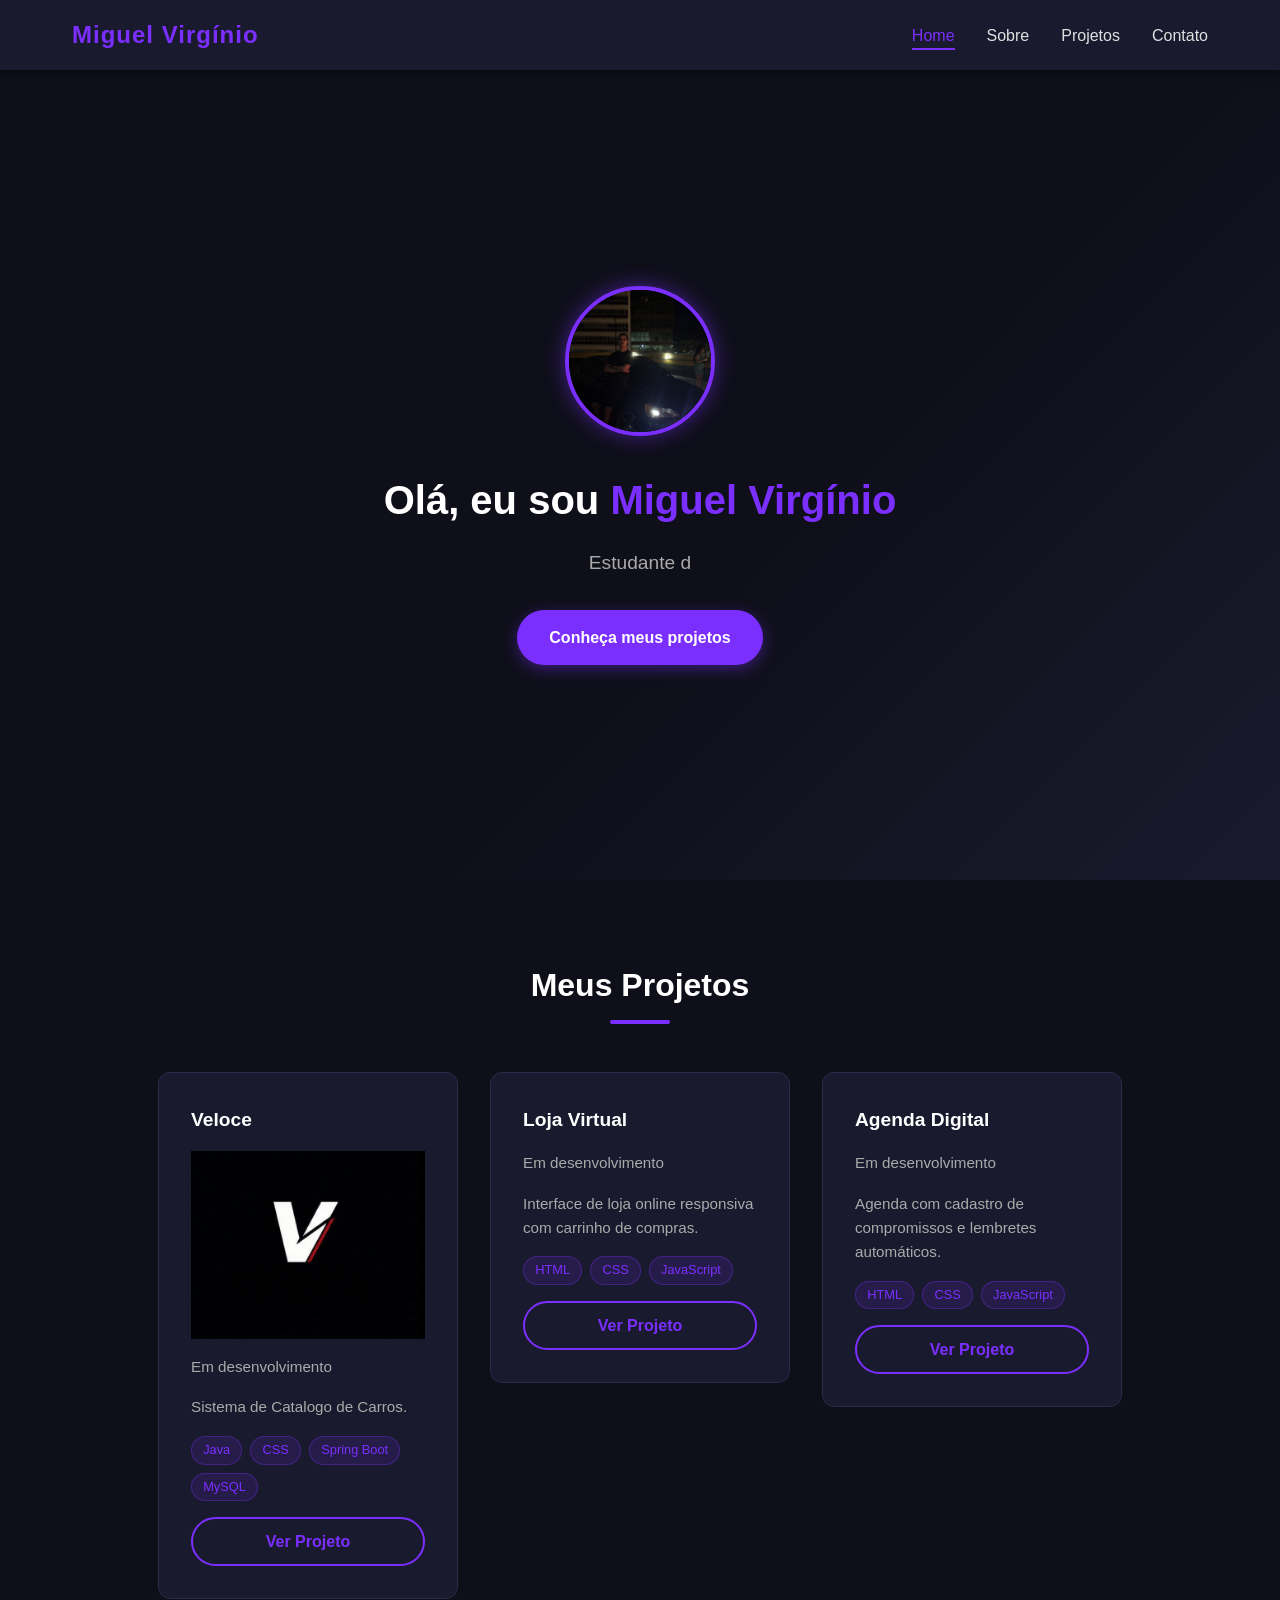
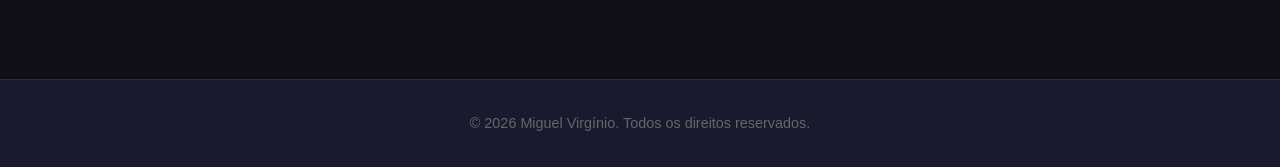
<file: index.html>
<!DOCTYPE html>
<html lang="pt-BR">

<head>
  <!-- ✅ SEO Básico -->
  <meta charset="UTF-8">
  <meta name="viewport" content="width=device-width, initial-scale=1.0">
  <meta name="description" content="Portfólio pessoal desenvolvido em HTML, CSS e JavaScript.">
  <meta name="keywords" content="Portfólio, HTML, CSS, JavaScript, Desenvolvedor">
  <meta name="author" content="Miguel Virgínio">

  <title>Miguel Virgínio | Portfólio</title>

  <!-- ✅ CSS externo -->
  <link rel="stylesheet" href="css/style.css">
  <link rel="stylesheet" href="css/responsive.css">
</head>

<body>

  <!-- ============================
       HEADER / MENU DE NAVEGAÇÃO
  ============================= -->
  <header class="header">
    <nav class="navbar">

      <!-- Logo / Nome -->
      <div class="logo">
        <a href="index.html">Miguel Virgínio</a>
      </div>

      <!-- Botão hamburguer (mobile) -->
      <button class="menu-toggle" id="menuToggle" aria-label="Abrir menu">
        &#9776;
      </button>

      <!-- Links de navegação -->
      <ul class="nav-links" id="navLinks">
        <li><a href="index.html" class="active">Home</a></li>
        <li><a href="sobre.html">Sobre</a></li>
        <li><a href="projetos.html">Projetos</a></li>
        <li><a href="contato.html">Contato</a></li>
      </ul>

    </nav>
  </header>

  <!-- ============================
       MAIN — CONTEÚDO PRINCIPAL
  ============================= -->
  <main>

    <!-- ✅ SEÇÃO HERO / BANNER -->
    <section class="hero" id="home">
      <div class="hero-content">

        <!-- Foto de perfil -->
        <img
          src="/img/20251115_184100.jpg"
          alt="Foto de Miguel Virgínio"
          class="foto-perfil"
        >

        <!-- Apresentação -->
        <h1>Olá, eu sou <span class="destaque">Miguel Virgínio</span></h1>
        <p class="subtitulo">Estudante de Engenharia de Software apaixonado por tecnologia</p>

        <!-- Botão CTA -->
        <a href="projetos.html" class="btn-principal">
          Conheça meus projetos
        </a>

      </div>
    </section>

    <!-- ✅ SEÇÃO PRÉVIA DE PROJETOS -->
    <section class="projetos-preview" id="projetos">
      <h2 class="titulo-secao">Meus Projetos</h2>

      <div class="cards-container">

        <!-- Card 1 -->
        <article class="card">
          <h3>Veloce</h3>
          <img src="/img/logo_veloce.png" alt="Imagem do projeto Veloce" class="card-imagem">
           <p>Em desenvolvimento</p>
          <p>Sistema de Catalogo de Carros.</p>
          <div class="tags">
            <span class="tag">Java</span>
            <span class="tag">CSS</span>
            <span class="tag">Spring Boot</span>
            <span class="tag">MySQL</span>
            
          </div>
          <a href="projetos.html" class="btn-card">Ver Projeto</a>
        </article>

        <!-- Card 2 -->
        <article class="card">
          <h3>Loja Virtual</h3>
          <p>Em desenvolvimento</p>
          <p>Interface de loja online responsiva com carrinho de compras.</p>
          <div class="tags">
            <span class="tag">HTML</span>
            <span class="tag">CSS</span>
            <span class="tag">JavaScript</span>
          </div>
          <a href="projetos.html" class="btn-card">Ver Projeto</a>
        </article>

        <!-- Card 3 -->
        <article class="card">
          <h3>Agenda Digital</h3>
          <p>Em desenvolvimento</p>
          <p>Agenda com cadastro de compromissos e lembretes automáticos.</p>
          <div class="tags">
            <span class="tag">HTML</span>
            <span class="tag">CSS</span>
            <span class="tag">JavaScript</span>
          </div>
          <a href="projetos.html" class="btn-card">Ver Projeto</a>
        </article>

      </div>
    </section>

  </main>

  <!-- ============================
       FOOTER / RODAPÉ
  ============================= -->
  <footer class="footer">
    <p>&copy; 2026 Miguel Virgínio. Todos os direitos reservados.</p>
  </footer>

  <!-- ✅ Botão voltar ao topo -->
  <button class="btn-topo" id="btnTopo" title="Voltar ao topo">&#8679;</button>

  <!-- ✅ JavaScript -->
  <script src="js/script.js"></script>

</body>
</html>
</file>
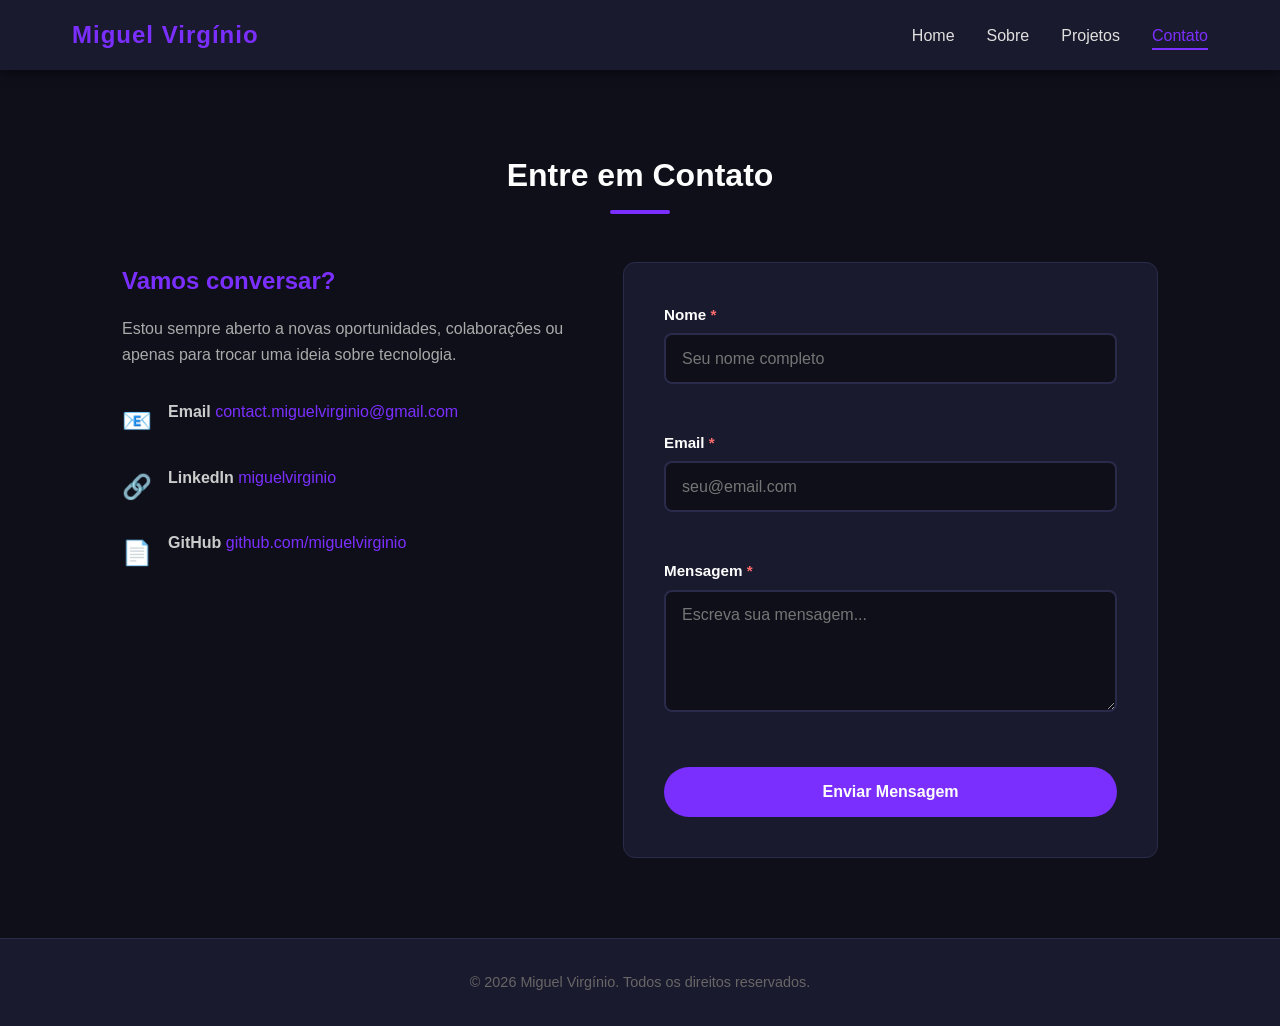
<file: contato.html>
<!DOCTYPE html>
<html lang="pt-BR">

<head>
  <meta charset="UTF-8">
  <meta name="viewport" content="width=device-width, initial-scale=1.0">
  <meta name="description" content="Entre em contato - Miguel Virgínio, Desenvolvedor Front-End.">
  <meta name="keywords" content="Contato, Email, Formulário, Desenvolvedor">
  <meta name="author" content="Miguel Virgínio">
  <title>Contato | Miguel Virgínio</title>
  <link rel="stylesheet" href="css/style.css">
  <link rel="stylesheet" href="css/responsive.css">
</head>

<body>

  <header class="header">
    <nav class="navbar">
      <div class="logo"><a href="index.html">Miguel Virgínio</a></div>
      <button class="menu-toggle" id="menuToggle" aria-label="Abrir menu">&#9776;</button>
      <ul class="nav-links" id="navLinks">
        <li><a href="index.html">Home</a></li>
        <li><a href="sobre.html">Sobre</a></li>
        <li><a href="projetos.html">Projetos</a></li>
        <li><a href="contato.html" class="active">Contato</a></li>
      </ul>
    </nav>
  </header>

  <main>

    <section class="contato" id="contato">
      <h2 class="titulo-secao">Entre em Contato</h2>

      <div class="contato-container">

        <!-- Info de contato -->
        <div class="contato-info">
          <h3>Vamos conversar?</h3>
          <p>Estou sempre aberto a novas oportunidades, colaborações ou apenas para trocar uma ideia sobre tecnologia.</p>

          <div class="contato-itens">
            <div class="contato-item">
              <span class="icone">&#128231;</span>
              <div>
                <strong>Email</strong>
                <a href="mailto:contact.miguelvirginio@gmail.com">contact.miguelvirginio@gmail.com</a>
              </div>
            </div>
            <div class="contato-item">
              <span class="icone">&#128279;</span>
              <div>
                <strong>LinkedIn</strong>
                <a href="https://linkedin.com/in/miguel-virginio" target="_blank">miguelvirginio</a>
              </div>
            </div>
            <div class="contato-item">
              <span class="icone">&#128196;</span>
              <div>
                <strong>GitHub</strong>
                <a href="https://github.com/MiguelVirginio" target="_blank">github.com/miguelvirginio</a>
              </div>
            </div>
          </div>
        </div>

        <!-- Formulário -->
        <form class="formulario" id="formContato" novalidate>
          <div class="form-grupo">
            <label for="nome">Nome <span class="obrigatorio">*</span></label>
            <input type="text" id="nome" name="nome" placeholder="Seu nome completo" required>
            <span class="erro-msg" id="erroNome"></span>
          </div>

          <div class="form-grupo">
            <label for="email">Email <span class="obrigatorio">*</span></label>
            <input type="email" id="email" name="email" placeholder="seu@email.com" required>
            <span class="erro-msg" id="erroEmail"></span>
          </div>

          <div class="form-grupo">
            <label for="mensagem">Mensagem <span class="obrigatorio">*</span></label>
            <textarea id="mensagem" name="mensagem" rows="5" placeholder="Escreva sua mensagem..." required></textarea>
            <span class="erro-msg" id="erroMensagem"></span>
          </div>

          <button type="submit" class="btn-enviar">Enviar Mensagem</button>

          <!-- Mensagem de sucesso (escondida pelo CSS) -->
          <div class="sucesso-msg" id="msgSucesso">
            &#10004; Mensagem enviada com sucesso!
          </div>
        </form>

      </div>
    </section>

  </main>

  <footer class="footer">
    <p>&copy; 2026 Miguel Virgínio. Todos os direitos reservados.</p>
  </footer>

  <button class="btn-topo" id="btnTopo" title="Voltar ao topo">&#8679;</button>

  <script src="js/script.js"></script>
</body>
</html>
</file>
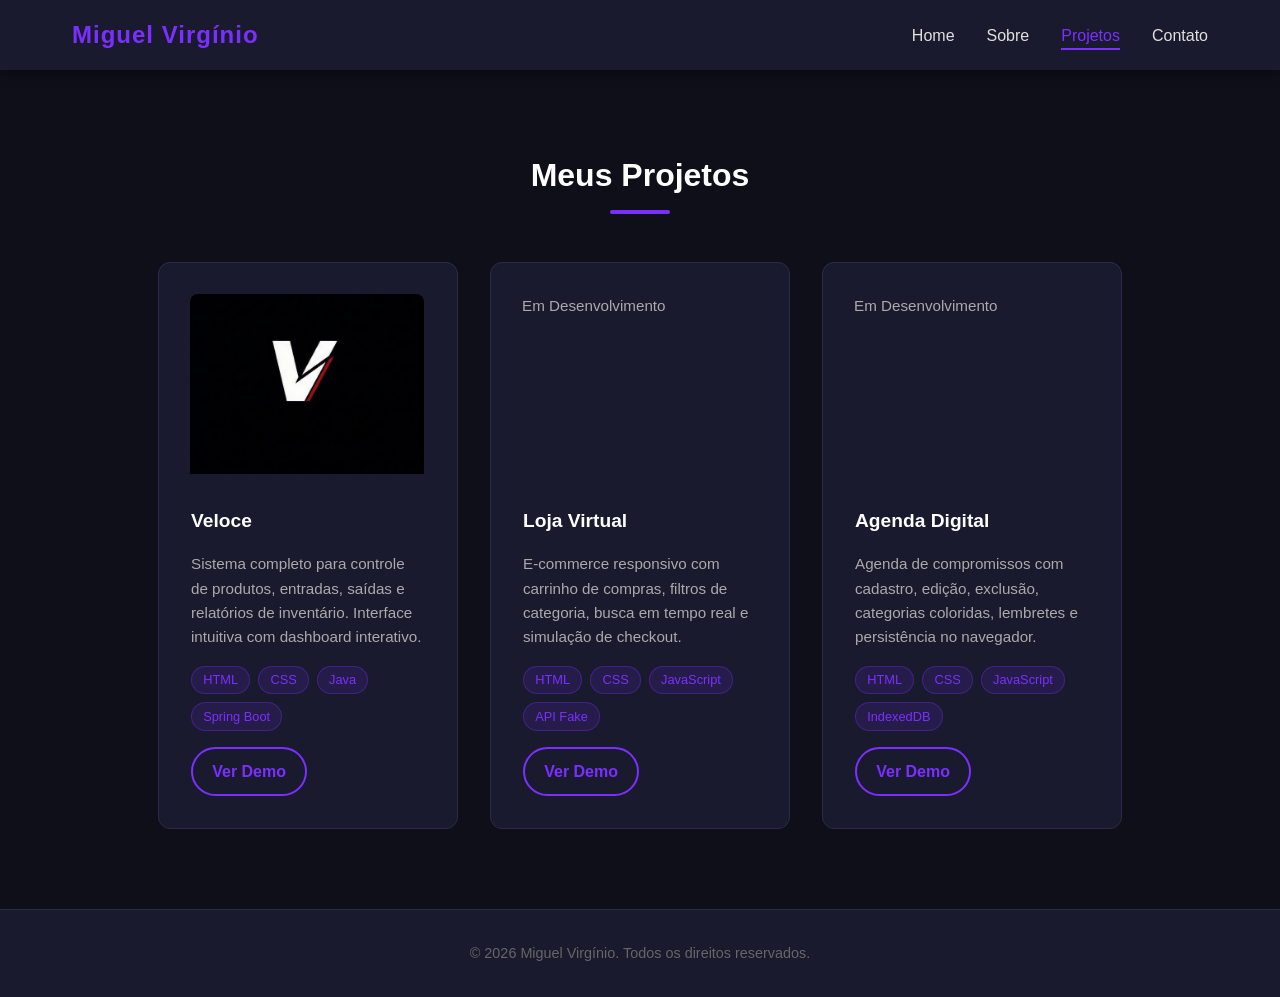
<file: projetos.html>
<!DOCTYPE html>
<html lang="pt-BR">

<head>
  <meta charset="UTF-8">
  <meta name="viewport" content="width=device-width, initial-scale=1.0">
  <meta name="description" content="Meus projetos - Miguel Virgínio, Desenvolvedor Front-End.">
  <meta name="keywords" content="Projetos, Portfólio, HTML, CSS, JavaScript, Sistemas Web">
  <meta name="author" content="Miguel Virgínio">
  <title>Projetos | Miguel Virgínio</title>
  <link rel="stylesheet" href="css/style.css">
  <link rel="stylesheet" href="css/responsive.css">
</head>

<body>

  <header class="header">
    <nav class="navbar">
      <div class="logo"><a href="index.html">Miguel Virgínio</a></div>
      <button class="menu-toggle" id="menuToggle" aria-label="Abrir menu">&#9776;</button>
      <ul class="nav-links" id="navLinks">
        <li><a href="index.html">Home</a></li>
        <li><a href="sobre.html">Sobre</a></li>
        <li><a href="projetos.html" class="active">Projetos</a></li>
        <li><a href="contato.html">Contato</a></li>
      </ul>
    </nav>
  </header>

  <main>

    <section class="projetos-completo" id="projetos">
      <h2 class="titulo-secao">Meus Projetos</h2>

      <div class="cards-container">

        <!-- Projeto 1 -->
        <article class="card">
          <div class="card-img">
            <img src="img/logo_veloce.png" alt="Preview do Sistema de Catalogo de Carros">
             <p>Em Desenvolvimento</p>
          </div>
          <div class="card-conteudo">
            <h3>Veloce</h3>
            <p>Sistema completo para controle de produtos, entradas, saídas e relatórios de inventário. Interface intuitiva com dashboard interativo.</p>
            <div class="tags">
              <span class="tag">HTML</span>
              <span class="tag">CSS</span>
              <span class="tag">Java</span>
              <span class="tag">Spring Boot</span>
            </div>
            <div class="card-botoes">
              <!-- <a href="#" class="btn-card">Ver Código</a> -->
              <a href="#" class="btn-card btn-demo">Ver Demo</a>
            </div>
          </div>
        </article>

        <!-- Projeto 2 -->
        <article class="card">
          <div class="card-img">
            <!-- <img src="img/projeto-loja.jpg" alt="Preview da Loja Virtual"> -->
            <p>Em Desenvolvimento</p>
          </div>
          <div class="card-conteudo">
            <h3>Loja Virtual</h3>
            <p>E-commerce responsivo com carrinho de compras, filtros de categoria, busca em tempo real e simulação de checkout.</p>
            <div class="tags">
              <span class="tag">HTML</span>
              <span class="tag">CSS</span>
              <span class="tag">JavaScript</span>
              <span class="tag">API Fake</span>
            </div>
            <div class="card-botoes">
             
              <a href="#" class="btn-card btn-demo">Ver Demo</a>
            </div>
          </div>
        </article>

        <!-- Projeto 3 -->
        <article class="card">
          <div class="card-img">
            <!-- <img src="img/projeto-agenda.jpg" alt="Preview da Agenda Digital"> -->
            <p>Em Desenvolvimento</p>
          </div>
          <div class="card-conteudo">
            <h3>Agenda Digital</h3>
            <p>Agenda de compromissos com cadastro, edição, exclusão, categorias coloridas, lembretes e persistência no navegador.</p>
            <div class="tags">
              <span class="tag">HTML</span>
              <span class="tag">CSS</span>
              <span class="tag">JavaScript</span>
              <span class="tag">IndexedDB</span>
            </div>
            <div class="card-botoes">
              <a href="#" class="btn-card btn-demo">Ver Demo</a>
            </div>
          </div>
        </article>

      </div>
    </section>

  </main>

  <footer class="footer">
    <p>&copy; 2026 Miguel Virgínio. Todos os direitos reservados.</p>
  </footer>

  <button class="btn-topo" id="btnTopo" title="Voltar ao topo">&#8679;</button>

  <script src="js/script.js"></script>
</body>
</html>
</file>
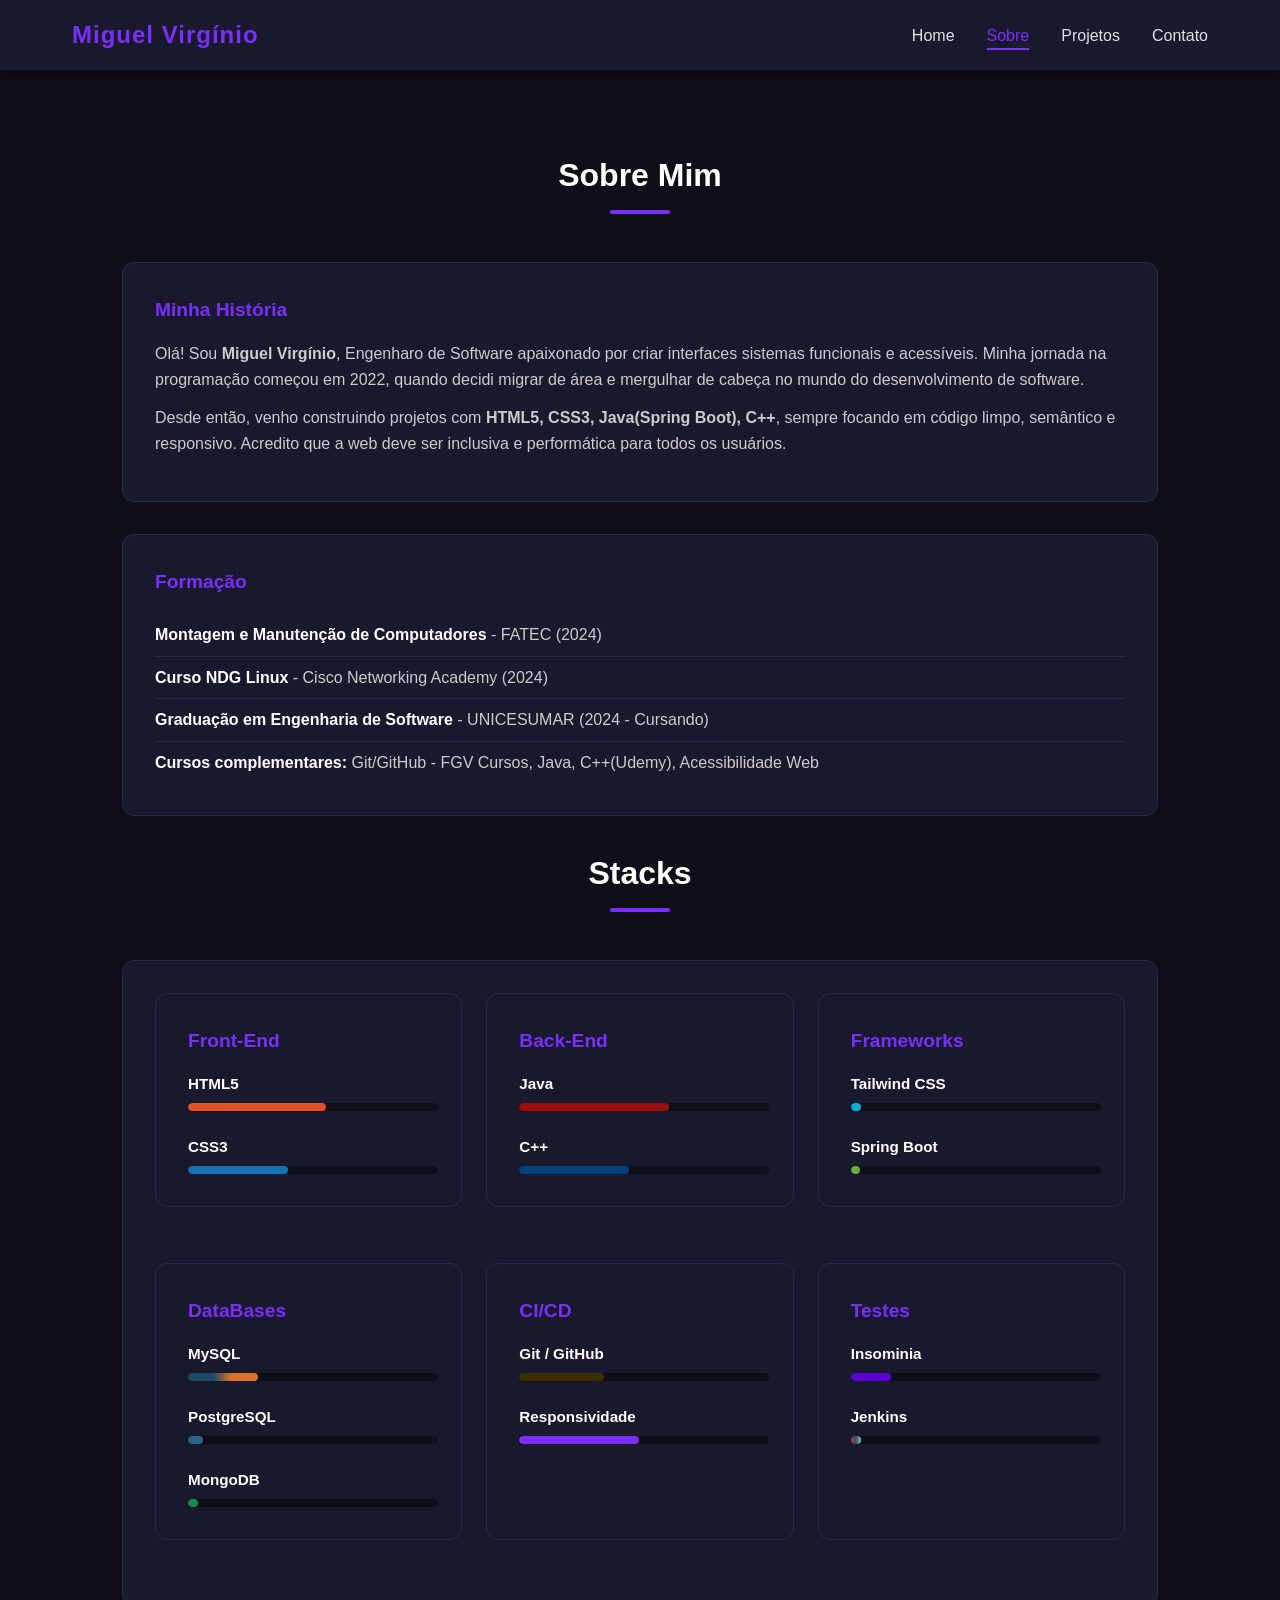
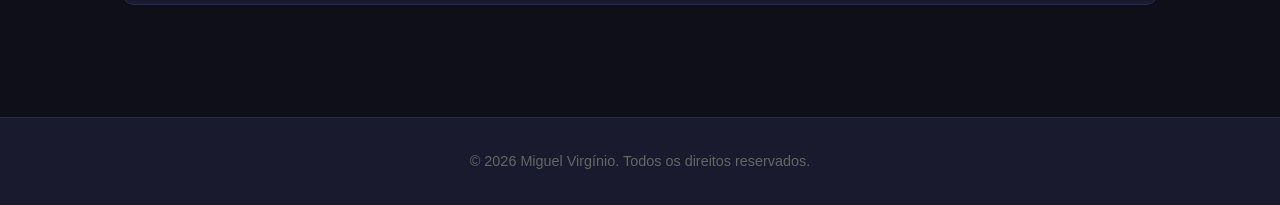
<file: sobre.html>
<!doctype html>
<html lang="pt-BR">
  <head>
    <meta charset="UTF-8" />
    <meta name="viewport" content="width=device-width, initial-scale=1.0" />
    <meta
      name="description"
      content="Sobre mim - João Silva, Desenvolvedor Front-End."
    />
    <meta
      name="keywords"
      content="Sobre, Desenvolvedor, Front-End, HTML, CSS, JavaScript"
    />
    <meta name="author" content="Miguel Virgínio" />
    <title>Sobre Mim | Miguel Virgínio</title>
    <link rel="stylesheet" href="css/style.css" />
    <link rel="stylesheet" href="css/responsive.css" />
  </head>

  <body>
    <!-- HEADER (igual ao index) -->
    <header class="header">
      <nav class="navbar">
        <div class="logo"><a href="index.html">Miguel Virgínio</a></div>
        <button class="menu-toggle" id="menuToggle" aria-label="Abrir menu">
          &#9776;
        </button>
        <ul class="nav-links" id="navLinks">
          <li><a href="index.html">Home</a></li>
          <li><a href="sobre.html" class="active">Sobre</a></li>
          <li><a href="projetos.html">Projetos</a></li>
          <li><a href="contato.html">Contato</a></li>
        </ul>
      </nav>
    </header>

    <main>
      <!-- SEÇÃO SOBRE -->
      <section class="sobre" id="sobre">
        <div class="sobre-container">
          <!-- Texto -->
          <div class="sobre-texto">
            <h2 class="titulo-secao">Sobre Mim</h2>

            <article class="sobre-bloco">
              <h3>Minha História</h3>
              <p>
                Olá! Sou <strong>Miguel Virgínio</strong>, 
                Engenharo de Software apaixonado por criar interfaces sistemas
                funcionais e acessíveis. Minha jornada na programação começou em
                2022, quando decidi migrar de área e mergulhar de cabeça no
                mundo do desenvolvimento de software.
              </p>
              <p>
                Desde então, venho construindo projetos com
                <strong>HTML5, CSS3, Java(Spring Boot), C++</strong>, sempre focando
                em código limpo, semântico e responsivo. Acredito que a web deve
                ser inclusiva e performática para todos os usuários.
              </p>
            </article>

            <article class="sobre-bloco">
              <h3>Formação</h3>
              <ul class="lista-formacao">
                <li>
                  <strong>Montagem e Manutenção de Computadores</strong> - FATEC
                  (2024)
                </li>
                <li>
                  <strong>Curso NDG Linux </strong> - Cisco Networking Academy
                  (2024)
                </li>
                <li>
                  <strong>Graduação em Engenharia de Software</strong> -
                  UNICESUMAR (2024 - Cursando)
                </li>
                <li>
                  <strong>Cursos complementares:</strong> Git/GitHub - FGV Cursos, Java, C++(Udemy),
                  Acessibilidade Web
                </li>
              </ul>
            </article>

            <h2 class="titulo-secao">Stacks</h2>

            <article class="sobre-bloco">
              
              <div class="habilidades-grid">
                <!--Front End -->
                <article class="sobre-bloco">
                  <h3>Front-End</h3>
                  <div class="habilidades-grid">
                    <!--Adcionei Front-End HTML5, CSS3 e Tailwind CSS -->
                    <div class="habilidade-item">
                      <span class="habilidade-nome">HTML5</span>
                      <div class="barra"><div class="nivel html"></div></div>
                    </div>
                    
                    <div class="habilidade-item">
                      <span class="habilidade-nome">CSS3</span>
                      <div class="barra"><div class="nivel css"></div></div>
                    </div>

                  </div>
                </article>

                <!--BACK-END-->

                <article class="sobre-bloco">
                  <h3>Back-End</h3>
                  <div class="habilidades-grid">
                    <!--Adcionei Front-End HTML5, CSS3 e Tailwind CSS -->

                    <!-- Adicionei Back-end Java + SpringBoot  e C++  -->
                    <div class="habilidade-item">
                      <span class="habilidade-nome">Java</span>
                      <div class="barra"><div class="nivel java"></div></div>
                    </div>

                    <div class="habilidade-item">
                      <span class="habilidade-nome">C++</span>
                      <div class="barra"><div class="nivel cpp"></div></div>
                    </div>
                  </div>
                </article>

                  <article class="sobre-bloco">
                  <h3>Frameworks</h3>
                  <div class="habilidades-grid">
                    
                    <div class="habilidade-item">
                      <span class="habilidade-nome">Tailwind CSS</span>
                      <div class="barra">
                        <div class="nivel tailwind"></div>
                      </div>
                    </div>

                      <div class="habilidade-item">
                      <span class="habilidade-nome">Spring Boot</span>
                      <div class="barra"><div class="nivel spring"></div></div>
                    </div>

                  </div>
                </article>

                <!--DATABASES-->

                <article class="sobre-bloco">
                  <h3>DataBases</h3>
                  <div class="habilidades-grid">
                    <div class="habilidade-item">
                      <span class="habilidade-nome">MySQL</span>
                      <div class="barra"><div class="nivel mysql"></div></div>
                    </div>

                    <div class="habilidade-item">
                      <span class="habilidade-nome">PostgreSQL</span>
                      <div class="barra">
                        <div class="nivel postgres"></div>
                      </div>
                    </div>

                    <div class="habilidade-item">
                      <span class="habilidade-nome">MongoDB</span>
                      <div class="barra"><div class="nivel mongodb"></div></div>
                    </div>
                  </div>
                </article>

                <!--CI/CD -->
                <article class="sobre-bloco">
                  <h3>CI/CD</h3>
                  <div class="habilidades-grid">
                    <!-- Adicionei Git/GitHub e Responsividade -->
                    <div class="habilidade-item">
                      <span class="habilidade-nome">Git / GitHub</span>
                      <div class="barra"><div class="nivel git"></div></div>
                    </div>

                    <div class="habilidade-item">
                      <span class="habilidade-nome">Responsividade</span>
                      <div class="barra"><div class="nivel resp"></div></div>
                    </div>
                  </div>
                </article>

                <!--Testes -->
                <article class="sobre-bloco">
                  <h3>Testes</h3>
                  <div class="habilidades-grid">
                    <!-- Adicionei Git/GitHub e Responsividade -->
                    <div class="habilidade-item">
                      <span class="habilidade-nome">Insominia</span>
                      <div class="barra">
                        <div class="nivel insominia"></div>
                      </div>
                    </div>

                    <div class="habilidade-item">
                      <span class="habilidade-nome">Jenkins</span>
                      <div class="barra"><div class="nivel jenkins"></div></div>
                    </div>
                  </div>
                </article>

              </div>
            </article>
            
           


          </div>
        </div>
      </section>
    </main>

    <!-- FOOTER -->
    <footer class="footer">
      <p>&copy; 2026 Miguel Virgínio. Todos os direitos reservados.</p>
    </footer>

    <!-- BOTÃO TOPO -->
    <button class="btn-topo" id="btnTopo" title="Voltar ao topo">
      &#8679;
    </button>

    <script src="js/script.js"></script>
  </body>
</html>
</file>
<file: css/style.css>
/* ================================
   RESET E BASE
================================ */

/* Remove espaçamentos padrão do navegador */
* {
  margin: 0;
  padding: 0;
  box-sizing: border-box;
}

/* Fonte e cor padrão */
body {
  font-family: 'Segoe UI', Tahoma, Geneva, Verdana, sans-serif;
  background-color: #0f0f1a;
  color: #e0e0e0;
  line-height: 1.6;
}

/* Links sem sublinhado */
a {
  text-decoration: none;
  color: inherit;
}

/* Lista sem marcadores */
ul {
  list-style: none;
}

/* ================================
   HEADER / NAVBAR
================================ */

.header {
  background-color: #1a1a2e;
  position: sticky;       /* Fica fixo no topo ao rolar */
  top: 0;
  z-index: 1000;
  box-shadow: 0 2px 10px rgba(0, 0, 0, 0.5);
}

.navbar {
  display: flex;
  justify-content: space-between;
  align-items: center;
  padding: 1rem 2rem;
  max-width: 1200px;
  margin: 0 auto;
}

/* Logo */
.logo a {
  font-size: 1.5rem;
  font-weight: bold;
  color: #7b2fff;
  letter-spacing: 1px;
}

/* Links do menu */
.nav-links {
  display: flex;
  gap: 2rem;
}

.nav-links a {
  color: #e0e0e0;
  font-size: 1rem;
  transition: color 0.3s;
  padding: 0.3rem 0;
  border-bottom: 2px solid transparent;
}

/* Hover e link ativo */
.nav-links a:hover,
.nav-links a.active {
  color: #7b2fff;
  border-bottom: 2px solid #7b2fff;
}

/* Botão hamburguer — escondido no desktop */
.menu-toggle {
  display: none;
  background: none;
  border: none;
  color: #e0e0e0;
  font-size: 1.8rem;
  cursor: pointer;
}

/* ================================
   HERO / BANNER
================================ */

.hero {
  min-height: 90vh;
  display: flex;
  align-items: center;
  justify-content: center;
  text-align: center;
  padding: 3rem 1rem;
  background: linear-gradient(135deg, #0f0f1a 60%, #1a1a2e 100%);
}

.hero-content {
  max-width: 700px;
}

/* Foto de perfil */
.foto-perfil {
  width: 150px;
  height: 150px;
  border-radius: 50%;           /* Foto redonda */
  border: 4px solid #7b2fff;
  object-fit: cover;
  margin-bottom: 1.5rem;
  box-shadow: 0 0 20px rgba(123, 47, 255, 0.5);
}

/* Título principal */
.hero h1 {
  font-size: 2.5rem;
  margin-bottom: 1rem;
  color: #ffffff;
}

/* Palavra em destaque (nome) */
.destaque {
  color: #7b2fff;
}

/* Subtítulo */
.subtitulo {
  font-size: 1.2rem;
  color: #aaaaaa;
  margin-bottom: 2rem;
}

/* Botão principal */
.btn-principal {
  display: inline-block;
  background-color: #7b2fff;
  color: #ffffff;
  padding: 0.9rem 2rem;
  border-radius: 30px;
  font-size: 1rem;
  font-weight: bold;
  transition: background-color 0.3s, transform 0.2s;
  box-shadow: 0 4px 15px rgba(123, 47, 255, 0.4);
}

.btn-principal:hover {
  background-color: #5a1fcc;
  transform: translateY(-3px);  /* Sobe levemente no hover */
}

/* ================================
   SEÇÃO DE PROJETOS (PRÉVIA)
================================ */

.projetos-preview {
  padding: 5rem 2rem;
  max-width: 1200px;
  margin: 0 auto;
}

/* Título de seção */
.titulo-secao {
  text-align: center;
  font-size: 2rem;
  color: #ffffff;
  margin-bottom: 3rem;
  position: relative;
}

/* Linha decorativa abaixo do título */
.titulo-secao::after {
  content: '';
  display: block;
  width: 60px;
  height: 4px;
  background-color: #7b2fff;
  margin: 0.5rem auto 0;
  border-radius: 2px;
}

/* Container dos cards */
.cards-container {
  display: flex;
  gap: 2rem;
  flex-wrap: wrap;
  justify-content: center;
}

/* Card individual */

article{
    width:100%;
    max-width:100%;
    overflow:hidden;
}

.card {
  background-color: #1a1a2e;
  border: 1px solid #2a2a4a;
  border-radius: 12px;
  padding: 2rem;
  width: 300px;
  transition: transform 0.3s, box-shadow 0.3s;
  display: flex;
  flex-direction: column;
  gap: 1rem;
}

.card:hover {
  transform: translateY(-8px);  /* Sobe o card no hover */
  box-shadow: 0 8px 30px rgba(123, 47, 255, 0.3);
}

.card h3 {
  color: #ffffff;
  font-size: 1.2rem;
}

.card p {
  color: #aaaaaa;
  font-size: 0.95rem;
}

/* Tags de tecnologia */
.tags {
  display: flex;
  gap: 0.5rem;
  flex-wrap: wrap;
}

.tag {
  background-color: #7b2fff22;
  color: #7b2fff;
  border: 1px solid #7b2fff55;
  border-radius: 20px;
  padding: 0.2rem 0.7rem;
  font-size: 0.8rem;
}

/* Botão do card */
.btn-card {
  display: inline-block;
  background-color: transparent;
  color: #7b2fff;
  border: 2px solid #7b2fff;
  padding: 0.6rem 1.2rem;
  border-radius: 30px;
  font-weight: bold;
  text-align: center;
  transition: background-color 0.3s, color 0.3s;
  margin-top: auto;
}

.btn-card:hover {
  background-color: #7b2fff;
  color: #ffffff;
}

/* ================================
   FOOTER
================================ */

.footer {
  background-color: #1a1a2e;
  text-align: center;
  padding: 2rem;
  color: #666;
  font-size: 0.9rem;
  border-top: 1px solid #2a2a4a;
}

/* ================================
   BOTÃO VOLTAR AO TOPO
================================ */

.btn-topo {
  position: fixed;        /* Fixo na tela */
  bottom: 2rem;
  right: 2rem;
  background-color: #7b2fff;
  color: #ffffff;
  border: none;
  border-radius: 50%;
  width: 50px;
  height: 50px;
  font-size: 1.5rem;
  cursor: pointer;
  display: none;          /* Escondido por padrão */
  align-items: center;
  justify-content: center;
  box-shadow: 0 4px 15px rgba(123, 47, 255, 0.5);
  transition: background-color 0.3s, transform 0.2s;
  z-index: 999;
}

.btn-topo:hover {
  background-color: #5a1fcc;
  transform: translateY(-3px);
}

/* Quando o JS adicionar a classe .visivel */
.btn-topo.visivel {
  display: flex;
}


/* ================================
   PÁGINA SOBRE
================================ */

.sobre {
  padding: 5rem 2rem;
  max-width: 1100px;
  margin: 0 auto;
}

.sobre-container {
  display: flex;
  gap: 3rem;
  align-items: flex-start;
  flex-wrap: wrap;
}

.sobre-texto {
  flex: 1;
  min-width: 300px;
}

.sobre-bloco {
  background-color: #1a1a2e;
  border: 1px solid #2a2a4a;
  border-radius: 12px;
  padding: 2rem;
  margin-bottom: 2rem;
}

.sobre-bloco h3 {
  color: #7b2fff;
  margin-bottom: 1rem;
  font-size: 1.2rem;
}

.sobre-bloco p {
  color: #cccccc;
  margin-bottom: 0.8rem;
}

.lista-formacao {
  list-style: none;
  padding-left: 0;
}

.lista-formacao li {
  padding: 0.5rem 0;
  border-bottom: 1px solid #2a2a4a;
  color: #cccccc;
}

.lista-formacao li:last-child {
  border-bottom: none;
}

.lista-formacao strong {
  color: #ffffff;
}

/* Barras de habilidade */
.habilidades-grid {
  display: grid;
  grid-template-columns: repeat(auto-fit, minmax(250px, 1fr));
  gap: 1.5rem;
}

.habilidade-item {
  display: flex;
  flex-direction: column;
  gap: 0.4rem;
}

.habilidade-nome {
  font-weight: bold;
  color: #ffffff;
  font-size: 0.95rem;
}

.barra {
  height: 8px;
  background-color: #0f0f1a;
  border-radius: 4px;
  overflow: hidden;
}

.nivel {
  height: 100%;
  border-radius: 4px;
  transition: width 1s ease-out;
}

/* Cores das barras */
.html { width: 55%; background: #e34f26; }
.css  { width: 40%; background: #1572b6; }
.java   { width:  60%; background: #9e0e0e; }
.git  { width: 85px; background: #3F2E00; }
.resp { width: 120px; background: #7b2fff; }
.cpp { width: 110px; background: #00427E;}
.spring { width: 9px; background: #6AAD3D; }
.mongodb { width: 10px; background: #138C4D; }
.mysql { width: 70px;  background: linear-gradient(90deg,rgba(29, 74, 101, 1) 36%, rgba(220, 113, 43, 1) 62%); }
.postgres { width: 15px; background: #31648C; }
.tailwind { width: 10px; background: #07B0CE; }
.insominia { width: 40px; background: #5D00D2; }
.jenkins { width: 10px; background: linear-gradient(90deg, rgb(211, 56, 51) 0%, rgb(51, 80, 97) 50%, rgb(129, 208, 196) 100%); }




/* ================================
   PÁGINA PROJETOS (CARDS ESTENDIDOS)
================================ */

.projetos-completo {
  padding: 5rem 2rem;
  max-width: 1200px;
  margin: 0 auto;
}

.card {
  /* Sobrescreve o card simples da home */
  flex-direction: column;
  height: 100%;
}

.card-img {
  width: 100%;
  height: 180px;
  border-radius: 8px 8px 0 0;
  overflow: hidden;
  margin: -1px -1px 1rem -1px; /* Compensa padding do card */
}

.card-img img {
  width: 100%;
  height: 100%;
  object-fit: cover;
  transition: transform 0.3s;
}

.card:hover .card-img img {
  transform: scale(1.05);
}

.card-conteudo {
  display: flex;
  flex-direction: column;
  flex: 1;
  gap: 1rem;
}

.card-botoes {
  display: flex;
  gap: 0.8rem;
  margin-top: auto;
}

.btn-demo {
  background-color: transparent;
  border: 2px solid #7b2fff;
  color: #7b2fff;
}

.btn-demo:hover {
  background-color: #7b2fff;
  color: #ffffff;
}

/* ================================
   PÁGINA CONTATO
================================ */

.contato {
  padding: 5rem 2rem;
  max-width: 1100px;
  margin: 0 auto;
}

.contato-container {
  display: flex;
  gap: 3rem;
  flex-wrap: wrap;
}

.contato-info {
  flex: 1;
  min-width: 280px;
}

.contato-info h3 {
  color: #7b2fff;
  font-size: 1.5rem;
  margin-bottom: 1rem;
}

.contato-info p {
  color: #aaaaaa;
  margin-bottom: 2rem;
}

.contato-itens {
  display: flex;
  flex-direction: column;
  gap: 1.5rem;
}

.contato-item {
  display: flex;
  align-items: flex-start;
  gap: 1rem;
  color: #cccccc;
}

.icone {
  font-size: 1.5rem;
  color: #7b2fff;
  flex-shrink: 0;
  margin-top: 0.2rem;
}

.contato-item a {
  color: #7b2fff;
  transition: color 0.3s;
}

.contato-item a:hover {
  color: #ffffff;
}

/* Formulário */
.formulario {
  flex: 1;
  min-width: 300px;
  background-color: #1a1a2e;
  border: 1px solid #2a2a4a;
  border-radius: 12px;
  padding: 2.5rem;
  display: flex;
  flex-direction: column;
  gap: 1.5rem;
}

.form-grupo {
  display: flex;
  flex-direction: column;
  gap: 0.4rem;
}

.form-grupo label {
  font-weight: bold;
  color: #ffffff;
  font-size: 0.95rem;
}

.obrigatorio {
  color: #ff6b6b;
}

.form-grupo input,
.form-grupo textarea {
  background-color: #0f0f1a;
  border: 2px solid #2a2a4a;
  border-radius: 8px;
  padding: 0.9rem 1rem;
  color: #ffffff;
  font-family: inherit;
  font-size: 1rem;
  transition: border-color 0.3s, box-shadow 0.3s;
}

.form-grupo input:focus,
.form-grupo textarea:focus {
  outline: none;
  border-color: #7b2fff;
  box-shadow: 0 0 0 3px rgba(123, 47, 255, 0.2);
}

.form-grupo input.erro,
.form-grupo textarea.erro {
  border-color: #ff6b6b;
}

.erro-msg {
  color: #ff6b6b;
  font-size: 0.85rem;
  min-height: 1.2em; /* Evita salto de layout */
  display: block;
}

.btn-enviar {
  background-color: #7b2fff;
  color: #ffffff;
  border: none;
  border-radius: 30px;
  padding: 1rem;
  font-size: 1rem;
  font-weight: bold;
  cursor: pointer;
  transition: background-color 0.3s, transform 0.2s;
  margin-top: 0.5rem;
}

.btn-enviar:hover {
  background-color: #5a1fcc;
  transform: translateY(-2px);
}

/* Mensagem de sucesso */
.sucesso-msg {
  background-color: #1a5c2e;
  border: 1px solid #2ecc71;
  color: #2ecc71;
  padding: 1rem;
  border-radius: 8px;
  text-align: center;
  font-weight: bold;
  display: none; /* JS controla */
  animation: fadeIn 0.3s ease;
}

@keyframes fadeIn {
  from { opacity: 0; transform: translateY(10px); }
  to { opacity: 1; transform: translateY(0); }
}

/* ================================
   ANIMAÇÕES SCROLL REVEAL
================================ */

/* Estado inicial: invisível e deslocado para baixo */
.oculto-scroll {
  opacity: 0;
  transform: translateY(30px);
  transition: opacity 0.6s ease, transform 0.6s ease;
}

/* Estado final: visível e na posição correta */
.visivel-scroll {
  opacity: 1;
  transform: translateY(0);
}

/* Delay escalonado nos cards (efeito cascata) */
.cards-container .card:nth-child(1) { transition-delay: 0.1s; }
.cards-container .card:nth-child(2) { transition-delay: 0.2s; }
.cards-container .card:nth-child(3) { transition-delay: 0.3s; }
</file>
<file: css/responsive.css>
/* ================================
   RESPONSIVIDADE
   Breakpoints:
   - Tablet:  até 768px
   - Mobile:  até 480px
================================ */

/* ---- TABLET (até 768px) ---- */
@media (max-width: 768px) {

  /* Menu hamburguer aparece */
  .menu-toggle {
    display: block;
  }

  /* Menu links ficam em coluna e escondidos */
  .nav-links {
    display: none;
    flex-direction: column;
    position: absolute;
    top: 70px;
    left: 0;
    width: 100%;
    background-color: #1a1a2e;
    padding: 1rem 2rem;
    gap: 1rem;
    box-shadow: 0 4px 10px rgba(0, 0, 0, 0.5);
    z-index: 999;
  }

  /* Quando o JS adicionar a classe .aberto */
  .nav-links.aberto {
    display: flex;
  }

  /* Hero menor */
  .hero h1 {
    font-size: 1.8rem;
  }

  .subtitulo {
    font-size: 1rem;
  }

  /* Cards em coluna */
  .cards-container {
    flex-direction: column;
    align-items: center;
  }


  .card {
    width: 100%;
    max-width: 100%;
  }
}

/* ----  1 MOBILE (até 480px) ---- */


/* ================================
   MOBILE (até 480px)
================================ */
@media (max-width: 480px) {

    /* Seção */
    .sobre-bloco{
        padding: 1rem;
    }

    /* Card principal */
    .card{
        width: 100%;
        max-width: 100%;
        padding: 1rem;
    }

    /* Article interno */
    article{
        width: 100%;
        max-width: 100%;
        min-width: 0;
        padding: 1rem;
        overflow: hidden;
    }

    /* Títulos */
    article h2{
        font-size: 1.3rem;
    }

    article h3{
        font-size: 1.1rem;
    }

    /* Barras */
    .barra{
        width: 100%;
    }

    .nivel{
        max-width: 100%;
    }

    /* Espaçamentos */
    .habilidade-item{
        margin-bottom: .8rem;
    }

    /* Caso use Flex */
    .cards-container{
        display: flex;
        flex-direction: column;
        gap: 1rem;
    }

}
</file>
